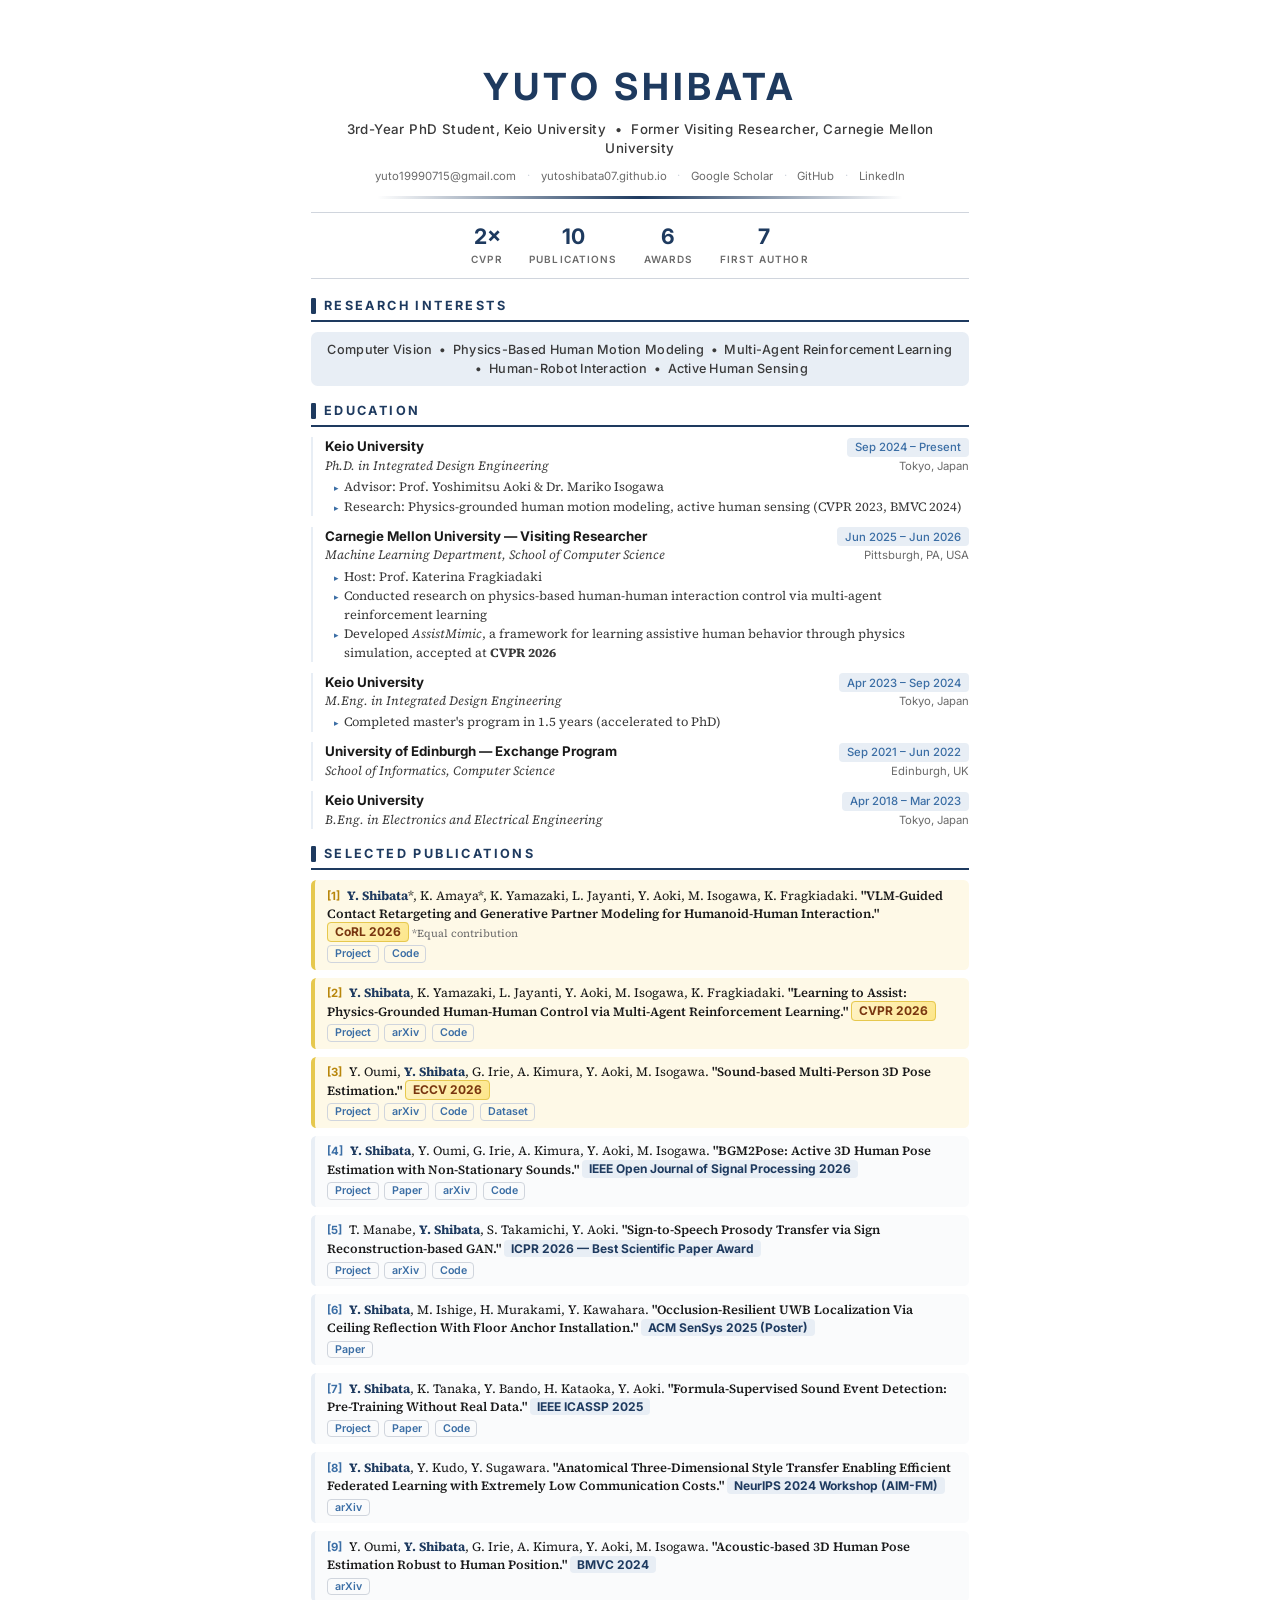
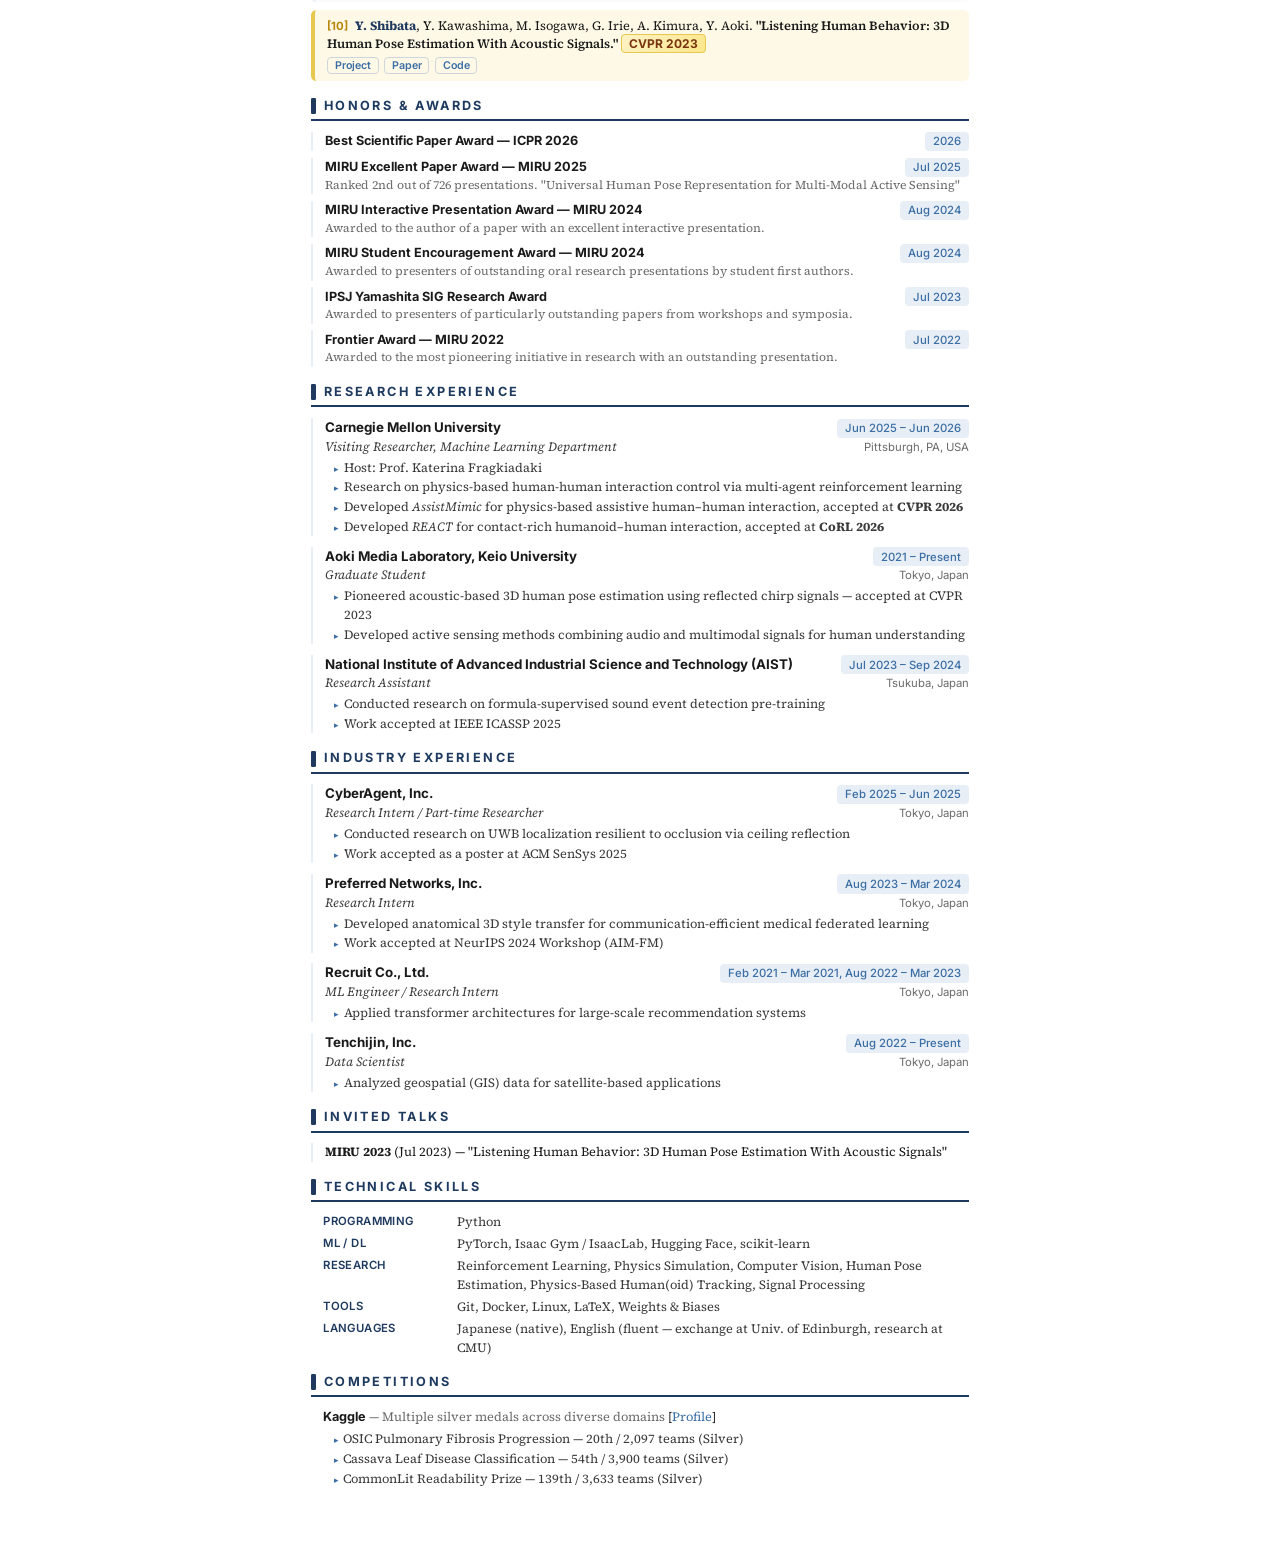
<file: yutoshibata_cv_2026.html>
<!DOCTYPE html>
<html lang="en">
<head>
<meta charset="utf-8">
<meta name="viewport" content="width=device-width, initial-scale=1.0">
<title>CV — Yuto Shibata</title>
<link rel="preconnect" href="https://fonts.googleapis.com">
<link rel="preconnect" href="https://fonts.gstatic.com" crossorigin>
<link href="https://fonts.googleapis.com/css2?family=Source+Serif+4:ital,wght@0,400;0,600;0,700;1,400&family=Inter:wght@400;500;600;700&display=swap" rel="stylesheet">
<style>
  @page {
    size: A4;
    margin: 14mm 16mm;
  }
  :root {
    --accent: #1e3a5f;
    --accent-light: #e8eef5;
    --accent-mid: #3b6ea5;
    --text: #1a1a1a;
    --text-secondary: #3a3a3a;
    --text-muted: #6b6b6b;
    --border: #d0d5dd;
    --bg: #ffffff;
    --gold: #b8860b;
    --gold-light: #fef9e7;
    --gold-border: #e6c84e;
  }
  * { margin: 0; padding: 0; box-sizing: border-box; }
  body {
    font-family: 'Source Serif 4', 'Georgia', serif;
    font-size: 10pt;
    line-height: 1.45;
    color: var(--text);
    max-width: 210mm;
    margin: 0 auto;
    padding: 16mm 18mm;
    background: var(--bg);
  }
  a { color: var(--accent-mid); text-decoration: none; }
  a:hover { text-decoration: underline; }

  /* ===== Header ===== */
  .header {
    text-align: center;
    margin-bottom: 10pt;
    padding-bottom: 10pt;
    position: relative;
  }
  .header::after {
    content: '';
    position: absolute;
    bottom: 0;
    left: 10%;
    width: 80%;
    height: 2pt;
    background: linear-gradient(90deg, transparent, var(--accent), transparent);
  }
  .header h1 {
    font-family: 'Inter', sans-serif;
    font-size: 28pt;
    font-weight: 700;
    letter-spacing: 3pt;
    text-transform: uppercase;
    color: var(--accent);
    margin-bottom: 4pt;
  }
  .header .subtitle {
    font-family: 'Inter', sans-serif;
    font-size: 10pt;
    font-weight: 500;
    color: var(--text-secondary);
    margin-bottom: 6pt;
    letter-spacing: 0.3pt;
  }
  .header .contact {
    font-family: 'Inter', sans-serif;
    font-size: 8.5pt;
    color: var(--text-muted);
    display: flex;
    justify-content: center;
    flex-wrap: wrap;
    gap: 3pt;
  }
  .header .contact a {
    color: var(--text-muted);
    padding: 1pt 5pt;
    border-radius: 3pt;
    transition: all 0.2s;
  }
  .header .contact a:hover {
    color: var(--accent);
    background: var(--accent-light);
    text-decoration: none;
  }
  .header .contact .sep { color: var(--border); user-select: none; }

  /* ===== Highlights Banner ===== */
  .highlights {
    display: flex;
    justify-content: center;
    gap: 20pt;
    margin: 10pt 0 14pt;
    padding: 8pt 0;
    border-top: 1pt solid var(--border);
    border-bottom: 1pt solid var(--border);
    font-family: 'Inter', sans-serif;
    font-size: 9pt;
  }
  .highlight-item {
    text-align: center;
  }
  .highlight-item .num {
    font-size: 16pt;
    font-weight: 700;
    color: var(--accent);
    display: block;
    line-height: 1.2;
  }
  .highlight-item .label {
    font-size: 7.5pt;
    text-transform: uppercase;
    letter-spacing: 0.8pt;
    color: var(--text-muted);
    font-weight: 600;
  }

  /* ===== Sections ===== */
  .section { margin-bottom: 12pt; }
  .section-title {
    font-family: 'Inter', sans-serif;
    font-size: 9.5pt;
    font-weight: 700;
    text-transform: uppercase;
    letter-spacing: 1.8pt;
    color: var(--accent);
    padding-bottom: 3pt;
    margin-bottom: 8pt;
    border-bottom: 1.5pt solid var(--accent);
    display: flex;
    align-items: center;
    gap: 6pt;
  }
  .section-title::before {
    content: '';
    display: inline-block;
    width: 3.5pt;
    height: 12pt;
    background: var(--accent);
    border-radius: 1pt;
    flex-shrink: 0;
  }

  /* ===== Research Interests ===== */
  .interests {
    font-family: 'Inter', sans-serif;
    font-size: 9.5pt;
    font-weight: 500;
    color: var(--text-secondary);
    text-align: center;
    padding: 6pt 12pt;
    background: var(--accent-light);
    border-radius: 5pt;
    line-height: 1.5;
    letter-spacing: 0.2pt;
  }

  /* ===== Entries ===== */
  .entry {
    margin-bottom: 8pt;
    page-break-inside: avoid;
    padding-left: 9pt;
    border-left: 2pt solid var(--accent-light);
  }
  .entry-header {
    display: flex;
    justify-content: space-between;
    align-items: baseline;
  }
  .entry-header .title {
    font-family: 'Inter', sans-serif;
    font-weight: 700;
    font-size: 10pt;
    color: var(--text);
  }
  .entry-header .date {
    font-family: 'Inter', sans-serif;
    font-size: 8.5pt;
    font-weight: 500;
    color: var(--accent-mid);
    white-space: nowrap;
    margin-left: 8pt;
    flex-shrink: 0;
    background: var(--accent-light);
    padding: 1pt 6pt;
    border-radius: 3pt;
  }
  .entry-sub {
    display: flex;
    justify-content: space-between;
    align-items: baseline;
    margin-top: 0pt;
  }
  .entry-sub .role {
    font-style: italic;
    font-size: 9.5pt;
    color: var(--text-secondary);
  }
  .entry-sub .location {
    font-family: 'Inter', sans-serif;
    font-size: 8.5pt;
    color: var(--text-muted);
    white-space: nowrap;
  }
  .entry-detail {
    font-size: 9.5pt;
    color: var(--text-secondary);
    margin-top: 2pt;
    padding-left: 12pt;
  }
  .entry-detail li {
    margin-bottom: 1pt;
    padding-left: 2pt;
  }
  .entry-detail li::marker {
    content: '\25B8  ';
    color: var(--accent-mid);
    font-size: 7pt;
  }

  /* ===== Publications ===== */
  .pub {
    margin-bottom: 6pt;
    font-size: 9.5pt;
    padding: 5pt 9pt;
    border-radius: 4pt;
    background: #fafbfc;
    border-left: 3pt solid var(--accent-light);
    line-height: 1.45;
  }
  .pub.featured {
    background: var(--gold-light);
    border-left: 3pt solid var(--gold-border);
  }
  .pub .pub-num {
    font-family: 'Inter', sans-serif;
    font-weight: 700;
    font-size: 8.5pt;
    color: var(--accent-mid);
    margin-right: 3pt;
  }
  .pub.featured .pub-num { color: var(--gold); }
  .pub .pub-venue {
    font-family: 'Inter', sans-serif;
    font-weight: 700;
    font-size: 9pt;
    color: var(--accent);
    background: var(--accent-light);
    padding: 1pt 5pt;
    border-radius: 3pt;
    white-space: nowrap;
  }
  .pub .pub-venue.top {
    background: linear-gradient(135deg, #fef3c7, #fde68a);
    color: #78350f;
    border: 0.5pt solid var(--gold-border);
  }
  .pub .me {
    font-weight: 700;
    color: var(--accent);
  }
  .pub .pub-title-text {
    font-weight: 600;
    color: var(--text);
  }
  .pub .pub-links {
    margin-top: 2pt;
  }
  .pub .pub-links a {
    font-family: 'Inter', sans-serif;
    font-size: 8pt;
    font-weight: 600;
    color: var(--accent-mid);
    padding: 1pt 5pt;
    border: 1pt solid var(--border);
    border-radius: 3pt;
    margin-right: 2pt;
    transition: all 0.15s;
  }
  .pub .pub-links a:hover {
    background: var(--accent-light);
    border-color: var(--accent-mid);
    text-decoration: none;
  }

  /* ===== Awards ===== */
  .award {
    margin-bottom: 5pt;
    padding-left: 9pt;
    border-left: 2pt solid var(--accent-light);
  }
  .award-header {
    display: flex;
    justify-content: space-between;
    align-items: baseline;
  }
  .award-header .award-name {
    font-family: 'Inter', sans-serif;
    font-weight: 700;
    font-size: 9.5pt;
    color: var(--text);
  }
  .award-header .award-date {
    font-family: 'Inter', sans-serif;
    font-size: 8.5pt;
    font-weight: 500;
    color: var(--accent-mid);
    background: var(--accent-light);
    padding: 1pt 6pt;
    border-radius: 3pt;
  }
  .award-detail {
    font-size: 9pt;
    color: var(--text-muted);
    margin-top: 0pt;
  }

  /* ===== Skills ===== */
  .skills-grid {
    display: grid;
    grid-template-columns: 90pt 1fr;
    gap: 3pt 10pt;
    font-size: 9.5pt;
    padding-left: 9pt;
  }
  .skills-grid .label {
    font-family: 'Inter', sans-serif;
    font-weight: 600;
    font-size: 8.5pt;
    color: var(--accent);
    text-transform: uppercase;
    letter-spacing: 0.3pt;
  }
  .skills-grid .value {
    color: var(--text-secondary);
  }

  /* ===== Talks ===== */
  .talk {
    margin-bottom: 3pt;
    font-size: 9.5pt;
    padding-left: 9pt;
    border-left: 2pt solid var(--accent-light);
  }

  /* ===== Competitions ===== */
  .comp-list {
    font-size: 9.5pt;
    color: var(--text-secondary);
    padding-left: 22pt;
  }
  .comp-list li {
    margin-bottom: 1pt;
    padding-left: 2pt;
  }
  .comp-list li::marker {
    content: '\25B8  ';
    color: var(--accent-mid);
    font-size: 7pt;
  }

  @media print {
    body { padding: 0; }
    .section { margin-bottom: 6pt; }
    .section-title { margin-bottom: 5pt; break-after: avoid; page-break-after: avoid; }
    .pub:hover { border-left-color: var(--accent-light); }
    .pub.featured:hover { border-left-color: var(--gold-border); }
  }
</style>
</head>
<body>

<!-- ===== HEADER ===== -->
<div class="header">
  <h1>Yuto Shibata</h1>
  <div class="subtitle">3rd-Year PhD Student, Keio University &nbsp;&bull;&nbsp; Former Visiting Researcher, Carnegie Mellon University</div>
  <div class="contact">
    <a href="mailto:yuto19990715@gmail.com">yuto19990715@gmail.com</a>
    <span class="sep">&middot;</span>
    <a href="https://yutoshibata07.github.io/">yutoshibata07.github.io</a>
    <span class="sep">&middot;</span>
    <a href="https://scholar.google.co.jp/citations?user=tVXueOYAAAAJ">Google Scholar</a>
    <span class="sep">&middot;</span>
    <a href="https://github.com/YutoShibata07/">GitHub</a>
    <span class="sep">&middot;</span>
    <a href="https://www.linkedin.com/in/yuto-shibata-a60976181/">LinkedIn</a>
  </div>
</div>

<!-- ===== Highlights ===== -->
<div class="highlights">
  <div class="highlight-item">
    <span class="num">2&times;</span>
    <span class="label">CVPR</span>
  </div>
  <div class="highlight-item">
    <span class="num">10</span>
    <span class="label">Publications</span>
  </div>
  <div class="highlight-item">
    <span class="num">6</span>
    <span class="label">Awards</span>
  </div>
  <div class="highlight-item">
    <span class="num">7</span>
    <span class="label">First Author</span>
  </div>
</div>

<!-- ===== RESEARCH INTERESTS ===== -->
<div class="section">
  <div class="section-title">Research Interests</div>
  <div class="interests">
    Computer Vision &nbsp;&bull;&nbsp; Physics-Based Human Motion Modeling &nbsp;&bull;&nbsp; Multi-Agent Reinforcement Learning &nbsp;&bull;&nbsp; Human-Robot Interaction &nbsp;&bull;&nbsp; Active Human Sensing
  </div>
</div>

<!-- ===== EDUCATION ===== -->
<div class="section">
  <div class="section-title">Education</div>

  <div class="entry">
    <div class="entry-header">
      <div class="title">Keio University</div>
      <div class="date">Sep 2024 – Present</div>
    </div>
    <div class="entry-sub">
      <div class="role">Ph.D. in Integrated Design Engineering</div>
      <div class="location">Tokyo, Japan</div>
    </div>
    <ul class="entry-detail">
      <li>Advisor: Prof. Yoshimitsu Aoki &amp; Dr. Mariko Isogawa</li>
      <li>Research: Physics-grounded human motion modeling, active human sensing (CVPR 2023, BMVC 2024)</li>
    </ul>
  </div>

  <div class="entry">
    <div class="entry-header">
      <div class="title">Carnegie Mellon University — Visiting Researcher</div>
      <div class="date">Jun 2025 – Jun 2026</div>
    </div>
    <div class="entry-sub">
      <div class="role">Machine Learning Department, School of Computer Science</div>
      <div class="location">Pittsburgh, PA, USA</div>
    </div>
    <ul class="entry-detail">
      <li>Host: Prof. Katerina Fragkiadaki</li>
      <li>Conducted research on physics-based human-human interaction control via multi-agent reinforcement learning</li>
      <li>Developed <em>AssistMimic</em>, a framework for learning assistive human behavior through physics simulation, accepted at <strong>CVPR 2026</strong></li>
    </ul>
  </div>

  <div class="entry">
    <div class="entry-header">
      <div class="title">Keio University</div>
      <div class="date">Apr 2023 – Sep 2024</div>
    </div>
    <div class="entry-sub">
      <div class="role">M.Eng. in Integrated Design Engineering</div>
      <div class="location">Tokyo, Japan</div>
    </div>
    <ul class="entry-detail">
      <li>Completed master's program in 1.5 years (accelerated to PhD)</li>
    </ul>
  </div>

  <div class="entry">
    <div class="entry-header">
      <div class="title">University of Edinburgh — Exchange Program</div>
      <div class="date">Sep 2021 – Jun 2022</div>
    </div>
    <div class="entry-sub">
      <div class="role">School of Informatics, Computer Science</div>
      <div class="location">Edinburgh, UK</div>
    </div>
  </div>

  <div class="entry">
    <div class="entry-header">
      <div class="title">Keio University</div>
      <div class="date">Apr 2018 – Mar 2023</div>
    </div>
    <div class="entry-sub">
      <div class="role">B.Eng. in Electronics and Electrical Engineering</div>
      <div class="location">Tokyo, Japan</div>
    </div>
  </div>
</div>

<!-- ===== PUBLICATIONS ===== -->
<div class="section">
  <div class="section-title">Selected Publications</div>

  <div class="pub featured">
    <span class="pub-num">[1]</span>
    <span class="me">Y. Shibata</span>*, K. Amaya*, K. Yamazaki, L. Jayanti, Y. Aoki, M. Isogawa, K. Fragkiadaki.
    <span class="pub-title-text">"VLM-Guided Contact Retargeting and Generative Partner Modeling for Humanoid-Human Interaction."</span>
    <span class="pub-venue top">CoRL 2026</span> <span style="font-size:8pt;color:var(--text-muted)">*Equal contribution</span>
    <div class="pub-links">
      <a href="https://yutoshibata07.github.io/REACT/">Project</a>
      <a href="https://github.com/YutoShibata07/REACT-HHI">Code</a>
    </div>
  </div>

  <div class="pub featured">
    <span class="pub-num">[2]</span>
    <span class="me">Y. Shibata</span>, K. Yamazaki, L. Jayanti, Y. Aoki, M. Isogawa, K. Fragkiadaki.
    <span class="pub-title-text">"Learning to Assist: Physics-Grounded Human-Human Control via Multi-Agent Reinforcement Learning."</span>
    <span class="pub-venue top">CVPR 2026</span>
    <div class="pub-links">
      <a href="https://yutoshibata07.github.io/AssistMimic/">Project</a>
      <a href="https://arxiv.org/abs/2603.11346">arXiv</a>
      <a href="https://github.com/YutoShibata07/AssistMimic/">Code</a>
    </div>
  </div>

  <div class="pub featured">
    <span class="pub-num">[3]</span>
    Y. Oumi, <span class="me">Y. Shibata</span>, G. Irie, A. Kimura, Y. Aoki, M. Isogawa.
    <span class="pub-title-text">"Sound-based Multi-Person 3D Pose Estimation."</span>
    <span class="pub-venue top">ECCV 2026</span>
    <div class="pub-links">
      <a href="https://oumi03.github.io/sound-mhpe/">Project</a>
      <a href="https://arxiv.org/abs/2609.04902">arXiv</a>
      <a href="https://github.com/oumi03/SoundMHPE">Code</a>
      <a href="https://drive.google.com/drive/folders/1D5bSWiR1x0HBFvLcM-kf6pDl0mExgcQW">Dataset</a>
    </div>
  </div>

  <div class="pub">
    <span class="pub-num">[4]</span>
    <span class="me">Y. Shibata</span>, Y. Oumi, G. Irie, A. Kimura, Y. Aoki, M. Isogawa.
    <span class="pub-title-text">"BGM2Pose: Active 3D Human Pose Estimation with Non-Stationary Sounds."</span>
    <span class="pub-venue">IEEE Open Journal of Signal Processing 2026</span>
    <div class="pub-links">
      <a href="https://yutoshibata07.github.io/bgm2pose-project-page/">Project</a>
      <a href="https://ieeexplore.ieee.org/document/11570037/">Paper</a>
      <a href="https://arxiv.org/abs/2503.00389">arXiv</a>
      <a href="https://github.com/YutoShibata07/bgm2pose">Code</a>
    </div>
  </div>

  <div class="pub">
    <span class="pub-num">[5]</span>
    T. Manabe, <span class="me">Y. Shibata</span>, S. Takamichi, Y. Aoki.
    <span class="pub-title-text">"Sign-to-Speech Prosody Transfer via Sign Reconstruction-based GAN."</span>
    <span class="pub-venue">ICPR 2026 — Best Scientific Paper Award</span>
    <div class="pub-links">
      <a href="https://t0ra1107.github.io/Sign2SpeechProsody/">Project</a>
      <a href="https://arxiv.org/abs/2604.10413">arXiv</a>
      <a href="https://github.com/T0RA1107/S2SProsody">Code</a>
    </div>
  </div>

  <div class="pub">
    <span class="pub-num">[6]</span>
    <span class="me">Y. Shibata</span>, M. Ishige, H. Murakami, Y. Kawahara.
    <span class="pub-title-text">"Occlusion-Resilient UWB Localization Via Ceiling Reflection With Floor Anchor Installation."</span>
    <span class="pub-venue">ACM SenSys 2025 (Poster)</span>
    <div class="pub-links">
      <a href="https://dl.acm.org/doi/abs/10.1145/3715014.3724050">Paper</a>
    </div>
  </div>

  <div class="pub">
    <span class="pub-num">[7]</span>
    <span class="me">Y. Shibata</span>, K. Tanaka, Y. Bando, H. Kataoka, Y. Aoki.
    <span class="pub-title-text">"Formula-Supervised Sound Event Detection: Pre-Training Without Real Data."</span>
    <span class="pub-venue">IEEE ICASSP 2025</span>
    <div class="pub-links">
      <a href="https://yutoshibata07.github.io/Formula-SED/">Project</a>
      <a href="https://ieeexplore.ieee.org/abstract/document/10888414">Paper</a>
      <a href="https://github.com/YutoShibata07/formula_sed">Code</a>
    </div>
  </div>

  <div class="pub">
    <span class="pub-num">[8]</span>
    <span class="me">Y. Shibata</span>, Y. Kudo, Y. Sugawara.
    <span class="pub-title-text">"Anatomical Three-Dimensional Style Transfer Enabling Efficient Federated Learning with Extremely Low Communication Costs."</span>
    <span class="pub-venue">NeurIPS 2024 Workshop (AIM-FM)</span>
    <div class="pub-links">
      <a href="https://arxiv.org/abs/2410.20102">arXiv</a>
    </div>
  </div>

  <div class="pub">
    <span class="pub-num">[9]</span>
    Y. Oumi, <span class="me">Y. Shibata</span>, G. Irie, A. Kimura, Y. Aoki, M. Isogawa.
    <span class="pub-title-text">"Acoustic-based 3D Human Pose Estimation Robust to Human Position."</span>
    <span class="pub-venue">BMVC 2024</span>
    <div class="pub-links">
      <a href="https://arxiv.org/abs/2411.07165">arXiv</a>
    </div>
  </div>

  <div class="pub featured">
    <span class="pub-num">[10]</span>
    <span class="me">Y. Shibata</span>, Y. Kawashima, M. Isogawa, G. Irie, A. Kimura, Y. Aoki.
    <span class="pub-title-text">"Listening Human Behavior: 3D Human Pose Estimation With Acoustic Signals."</span>
    <span class="pub-venue top">CVPR 2023</span>
    <div class="pub-links">
      <a href="https://yutoshibata07.github.io/AcousticPose-projectpage/">Project</a>
      <a href="https://openaccess.thecvf.com/content/CVPR2023/papers/Shibata_Listening_Human_Behavior_3D_Human_Pose_Estimation_With_Acoustic_Signals_CVPR_2023_paper.pdf">Paper</a>
      <a href="https://github.com/YutoShibata07/AcousticPose_Public">Code</a>
    </div>
  </div>
</div>

<!-- ===== AWARDS ===== -->
<div class="section">
  <div class="section-title">Honors &amp; Awards</div>

  <div class="award">
    <div class="award-header">
      <div class="award-name">Best Scientific Paper Award — ICPR 2026</div>
      <div class="award-date">2026</div>
    </div>
  </div>

  <div class="award">
    <div class="award-header">
      <div class="award-name">MIRU Excellent Paper Award — MIRU 2025</div>
      <div class="award-date">Jul 2025</div>
    </div>
    <div class="award-detail">Ranked 2nd out of 726 presentations. "Universal Human Pose Representation for Multi-Modal Active Sensing"</div>
  </div>

  <div class="award">
    <div class="award-header">
      <div class="award-name">MIRU Interactive Presentation Award — MIRU 2024</div>
      <div class="award-date">Aug 2024</div>
    </div>
    <div class="award-detail">Awarded to the author of a paper with an excellent interactive presentation.</div>
  </div>

  <div class="award">
    <div class="award-header">
      <div class="award-name">MIRU Student Encouragement Award — MIRU 2024</div>
      <div class="award-date">Aug 2024</div>
    </div>
    <div class="award-detail">Awarded to presenters of outstanding oral research presentations by student first authors.</div>
  </div>

  <div class="award">
    <div class="award-header">
      <div class="award-name">IPSJ Yamashita SIG Research Award</div>
      <div class="award-date">Jul 2023</div>
    </div>
    <div class="award-detail">Awarded to presenters of particularly outstanding papers from workshops and symposia.</div>
  </div>

  <div class="award">
    <div class="award-header">
      <div class="award-name">Frontier Award — MIRU 2022</div>
      <div class="award-date">Jul 2022</div>
    </div>
    <div class="award-detail">Awarded to the most pioneering initiative in research with an outstanding presentation.</div>
  </div>
</div>

<!-- ===== RESEARCH EXPERIENCE ===== -->
<div class="section">
  <div class="section-title">Research Experience</div>

  <div class="entry">
    <div class="entry-header">
      <div class="title">Carnegie Mellon University</div>
      <div class="date">Jun 2025 – Jun 2026</div>
    </div>
    <div class="entry-sub">
      <div class="role">Visiting Researcher, Machine Learning Department</div>
      <div class="location">Pittsburgh, PA, USA</div>
    </div>
    <ul class="entry-detail">
      <li>Host: Prof. Katerina Fragkiadaki</li>
      <li>Research on physics-based human-human interaction control via multi-agent reinforcement learning</li>
      <li>Developed <em>AssistMimic</em> for physics-based assistive human&ndash;human interaction, accepted at <strong>CVPR 2026</strong></li>
      <li>Developed <em>REACT</em> for contact-rich humanoid&ndash;human interaction, accepted at <strong>CoRL 2026</strong></li>
    </ul>
  </div>

  <div class="entry">
    <div class="entry-header">
      <div class="title">Aoki Media Laboratory, Keio University</div>
      <div class="date">2021 – Present</div>
    </div>
    <div class="entry-sub">
      <div class="role">Graduate Student</div>
      <div class="location">Tokyo, Japan</div>
    </div>
    <ul class="entry-detail">
      <li>Pioneered acoustic-based 3D human pose estimation using reflected chirp signals — accepted at CVPR 2023</li>
      <li>Developed active sensing methods combining audio and multimodal signals for human understanding</li>
    </ul>
  </div>

  <div class="entry">
    <div class="entry-header">
      <div class="title">National Institute of Advanced Industrial Science and Technology (AIST)</div>
      <div class="date">Jul 2023 – Sep 2024</div>
    </div>
    <div class="entry-sub">
      <div class="role">Research Assistant</div>
      <div class="location">Tsukuba, Japan</div>
    </div>
    <ul class="entry-detail">
      <li>Conducted research on formula-supervised sound event detection pre-training</li>
      <li>Work accepted at IEEE ICASSP 2025</li>
    </ul>
  </div>
</div>

<!-- ===== INDUSTRY EXPERIENCE ===== -->
<div class="section">
  <div class="section-title">Industry Experience</div>

  <div class="entry">
    <div class="entry-header">
      <div class="title">CyberAgent, Inc.</div>
      <div class="date">Feb 2025 – Jun 2025</div>
    </div>
    <div class="entry-sub">
      <div class="role">Research Intern / Part-time Researcher</div>
      <div class="location">Tokyo, Japan</div>
    </div>
    <ul class="entry-detail">
      <li>Conducted research on UWB localization resilient to occlusion via ceiling reflection</li>
      <li>Work accepted as a poster at ACM SenSys 2025</li>
    </ul>
  </div>

  <div class="entry">
    <div class="entry-header">
      <div class="title">Preferred Networks, Inc.</div>
      <div class="date">Aug 2023 – Mar 2024</div>
    </div>
    <div class="entry-sub">
      <div class="role">Research Intern</div>
      <div class="location">Tokyo, Japan</div>
    </div>
    <ul class="entry-detail">
      <li>Developed anatomical 3D style transfer for communication-efficient medical federated learning</li>
      <li>Work accepted at NeurIPS 2024 Workshop (AIM-FM)</li>
    </ul>
  </div>

  <div class="entry">
    <div class="entry-header">
      <div class="title">Recruit Co., Ltd.</div>
      <div class="date">Feb 2021 – Mar 2021, Aug 2022 – Mar 2023</div>
    </div>
    <div class="entry-sub">
      <div class="role">ML Engineer / Research Intern</div>
      <div class="location">Tokyo, Japan</div>
    </div>
    <ul class="entry-detail">
      <li>Applied transformer architectures for large-scale recommendation systems</li>
    </ul>
  </div>

  <div class="entry">
    <div class="entry-header">
      <div class="title">Tenchijin, Inc.</div>
      <div class="date">Aug 2022 – Present</div>
    </div>
    <div class="entry-sub">
      <div class="role">Data Scientist</div>
      <div class="location">Tokyo, Japan</div>
    </div>
    <ul class="entry-detail">
      <li>Analyzed geospatial (GIS) data for satellite-based applications</li>
    </ul>
  </div>
</div>

<!-- ===== INVITED TALKS ===== -->
<div class="section">
  <div class="section-title">Invited Talks</div>
  <div class="talk">
    <strong>MIRU 2023</strong> (Jul 2023) — "Listening Human Behavior: 3D Human Pose Estimation With Acoustic Signals"
  </div>
</div>

<!-- ===== SKILLS ===== -->
<div class="section">
  <div class="section-title">Technical Skills</div>
  <div class="skills-grid">
    <div class="label">Programming</div>
    <div class="value">Python</div>
    <div class="label">ML / DL</div>
    <div class="value">PyTorch, Isaac Gym / IsaacLab, Hugging Face, scikit-learn</div>
    <div class="label">Research</div>
    <div class="value">Reinforcement Learning, Physics Simulation, Computer Vision, Human Pose Estimation, Physics-Based Human(oid) Tracking, Signal Processing</div>
    <div class="label">Tools</div>
    <div class="value">Git, Docker, Linux, LaTeX, Weights &amp; Biases</div>
    <div class="label">Languages</div>
    <div class="value">Japanese (native), English (fluent — exchange at Univ. of Edinburgh, research at CMU)</div>
  </div>
</div>

<!-- ===== COMPETITIONS ===== -->
<div class="section">
  <div class="section-title">Competitions</div>
  <div style="padding-left: 9pt; font-size: 9.5pt; margin-bottom: 3pt;">
    <strong style="font-family: 'Inter', sans-serif;">Kaggle</strong>
    <span style="color: var(--text-muted);">— Multiple silver medals across diverse domains</span>
    [<a href="https://www.kaggle.com/yutoshibata">Profile</a>]
  </div>
  <ul class="comp-list">
    <li>OSIC Pulmonary Fibrosis Progression — 20th / 2,097 teams (Silver)</li>
    <li>Cassava Leaf Disease Classification — 54th / 3,900 teams (Silver)</li>
    <li>CommonLit Readability Prize — 139th / 3,633 teams (Silver)</li>
  </ul>
</div>

</body>
</html>
</file>
